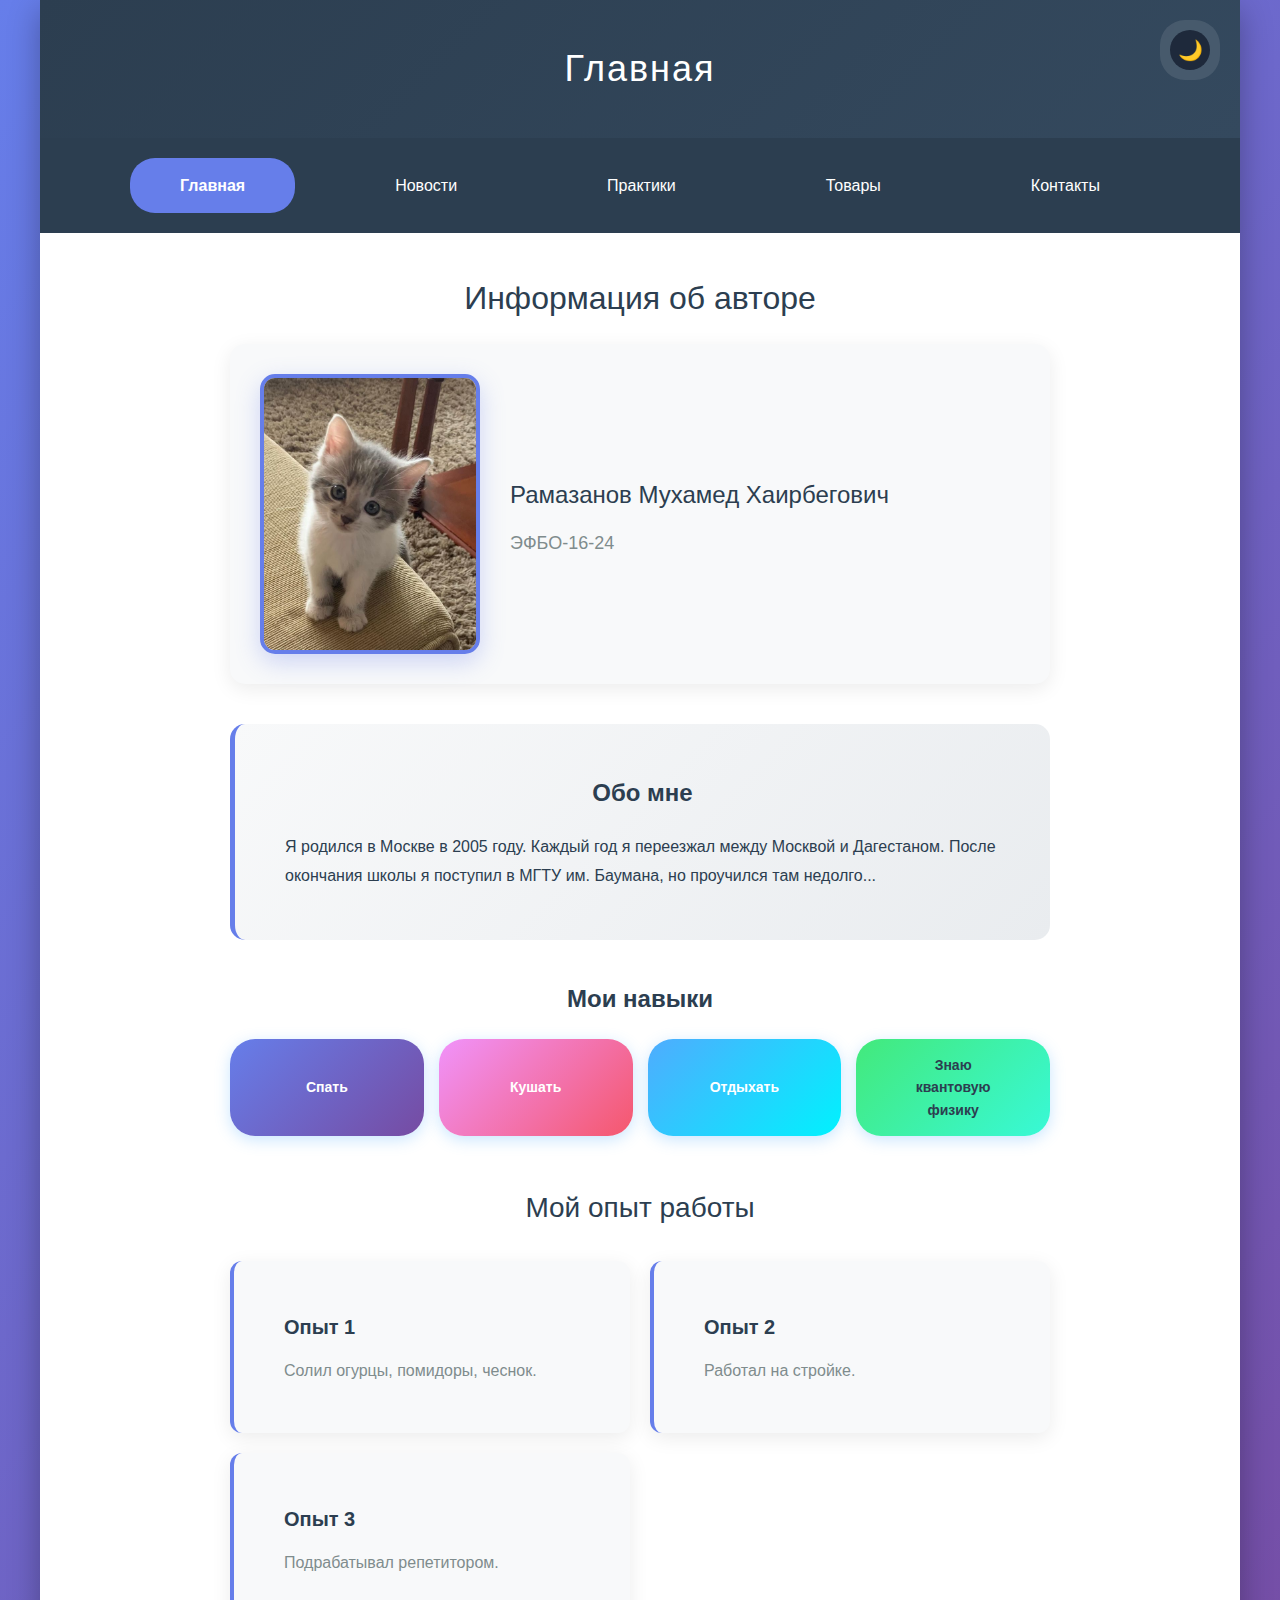
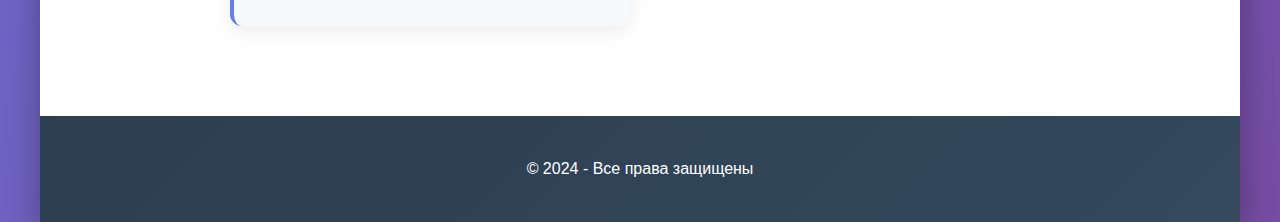
<file: index.html>
<!DOCTYPE html>
<html lang="ru">

<head>
    <meta charset="UTF-8">
    <meta name="viewport" content="width=device-width, initial-scale=1.0">
    <title>Главная</title>
    <link rel="stylesheet" href="style/styles.css">
</head>

<body>
    <div class="page">
        <header class="header">
            <h1 class="header__title">Главная</h1>
            <div class="theme-switcher">
                <button class="theme-switcher__btn theme-switcher__btn--light" data-theme="light">
                    ☀️
                </button>
                <button class="theme-switcher__btn theme-switcher__btn--dark" data-theme="dark">
                    🌙
                </button>
            </div>
        </header>

        <nav class="nav">
            <ul class="nav__list">
                <li class="nav__item nav__item--active">
                    <a class="nav__link" href="index.html">Главная</a>
                </li>
                <li class="nav__item">
                    <a class="nav__link" href="pages/news.html">Новости</a>
                </li>
                <li class="nav__item">
                    <a class="nav__link" href="pages/practices.html">Практики</a>
                </li>
                <li class="nav__item">
                    <a class="nav__link" href="pages/goods.html">Товары</a>
                </li>
                <li class="nav__item">
                    <a class="nav__link" href="pages/contacts.html">Контакты</a>
                </li>
            </ul>
        </nav>

        <main class="main">
            <article class="profile">
                <h1 class="profile__title">Информация об авторе</h1>
                <div class="profile__card">
                    <img class="profile__photo" src="images/cotik.jpg" alt="Фото автора">
                    <div class="profile__info">
                        <h2 class="profile__name">Рамазанов Мухамед Хаирбегович</h2>
                        <p class="profile__group">ЭФБО-16-24</p>
                    </div>
                </div>
            </article>

            <section class="about">
                <h2 class="about__title">Обо мне</h2>
                <div class="about__content">
                    <p class="about__text">
                        Я родился в Москве в 2005 году. Каждый год я переезжал между Москвой и Дагестаном.
                        После окончания школы я поступил в МГТУ им. Баумана, но проучился там недолго...
                    </p>
                </div>
            </section>

            <section class="skills">
                <h2 class="skills__title">Мои навыки</h2>
                <div class="skills__list">
                    <div class="skill skill--sleep">
                        <span class="skill__name">Спать</span>
                    </div>
                    <div class="skill skill--eat">
                        <span class="skill__name">Кушать</span>
                    </div>
                    <div class="skill skill--rest">
                        <span class="skill__name">Отдыхать</span>
                    </div>
                    <div class="skill skill--physics">
                        <span class="skill__name">Знаю квантовую физику</span>
                    </div>
                </div>
            </section>

            <section class="experience">
                <h2 class="experience__title">Мой опыт работы</h2>
                <div class="experience__grid">
                    <article class="experience-card">
                        <h3 class="experience-card__title">Опыт 1</h3>
                        <p class="experience-card__desc">Солил огурцы, помидоры, чеснок.</p>
                    </article>
                    <article class="experience-card">
                        <h3 class="experience-card__title">Опыт 2</h3>
                        <p class="experience-card__desc">Работал на стройке.</p>
                    </article>
                    <article class="experience-card">
                        <h3 class="experience-card__title">Опыт 3</h3>
                        <p class="experience-card__desc">Подрабатывал репетитором.</p>
                    </article>
                </div>
            </section>
        </main>

        <footer class="footer">
            <p class="footer__text">© 2024 - Все права защищены</p>
        </footer>
    </div>
    <script src="js/theme.js"></script>
</body>

</html>
</file>
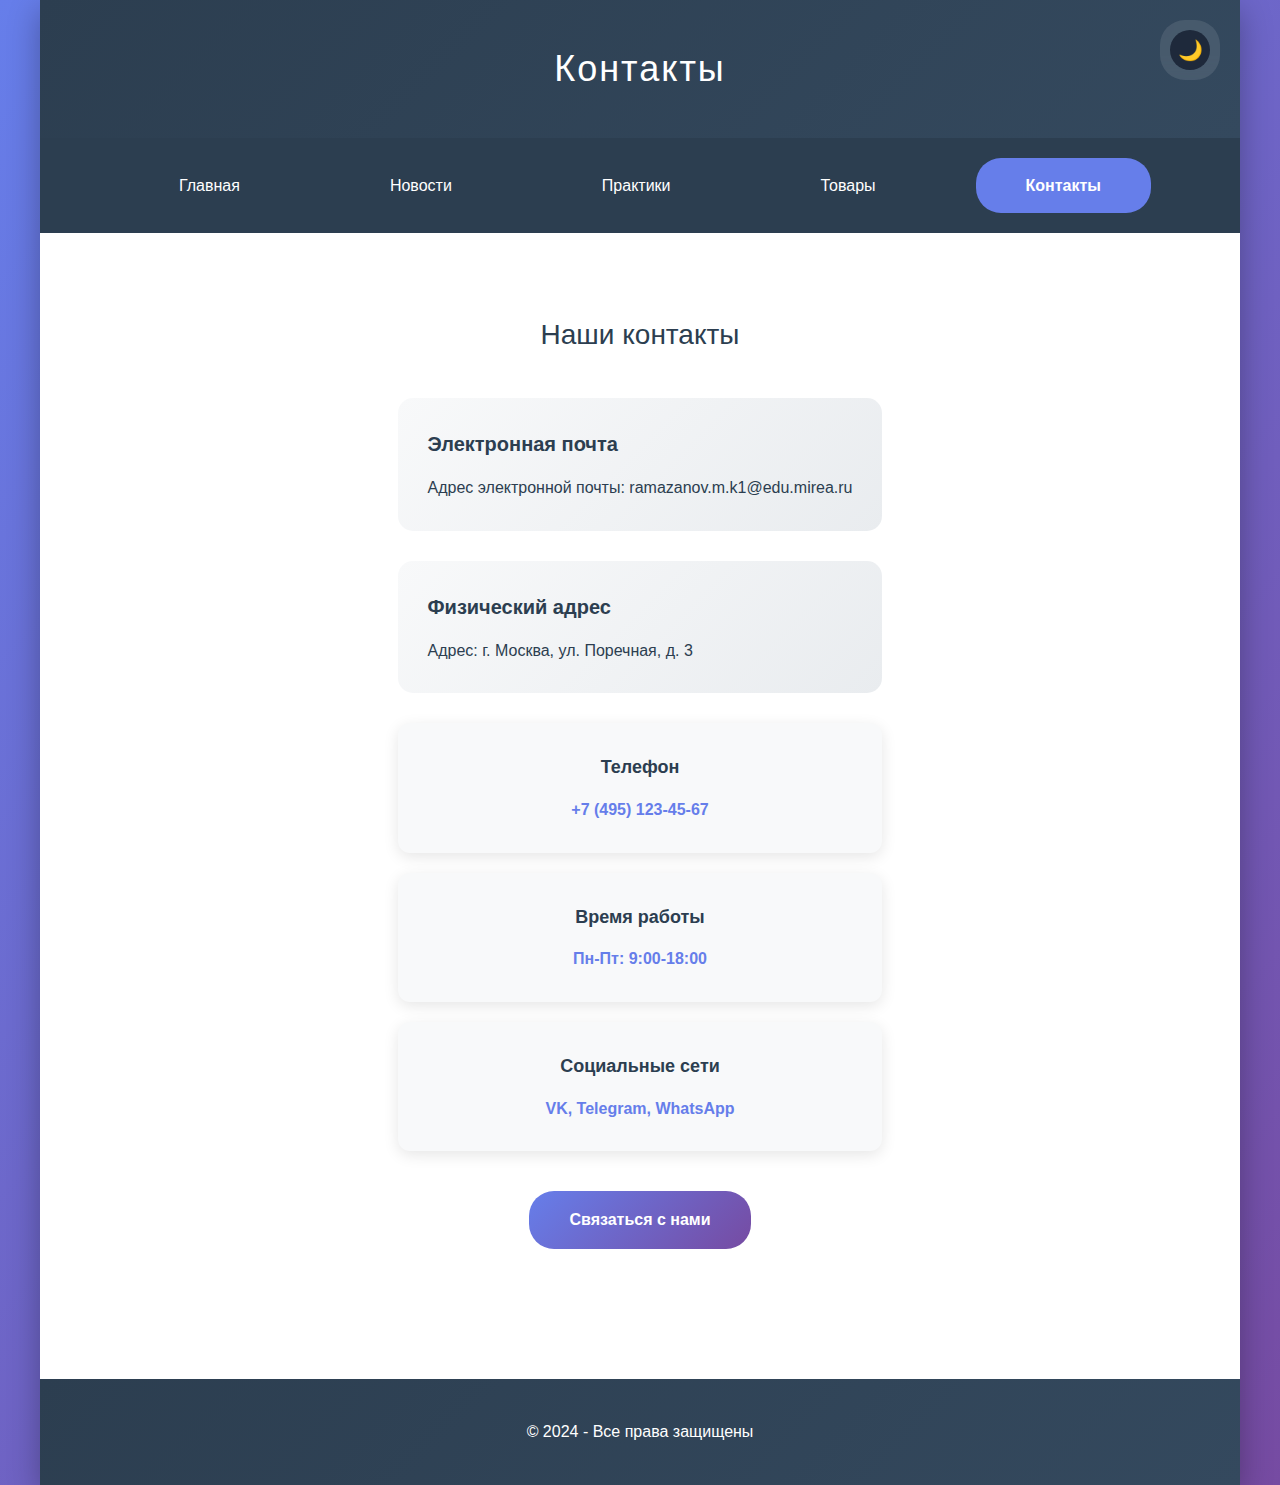
<file: pages/contacts.html>
<!DOCTYPE html>
<html lang="ru">

<head>
    <meta charset="UTF-8">
    <meta name="viewport" content="width=device-width, initial-scale=1.0">
    <title>Контакты</title>
    <link rel="stylesheet" href="../style/styles.css">
</head>

<body>
    <div class="page">
        <header class="header">
            <h1 class="header__title">Контакты</h1>
            <div class="theme-switcher">
                <button class="theme-switcher__btn theme-switcher__btn--light" data-theme="light">
                    ☀️
                </button>
                <button class="theme-switcher__btn theme-switcher__btn--dark" data-theme="dark">
                    🌙
                </button>
            </div>
        </header>

        <nav class="nav">
            <ul class="nav__list">
                <li class="nav__item">
                    <a class="nav__link" href="../index.html">Главная</a>
                </li>
                <li class="nav__item">
                    <a class="nav__link" href="news.html">Новости</a>
                </li>
                <li class="nav__item">
                    <a class="nav__link" href="practices.html">Практики</a>
                </li>
                <li class="nav__item">
                    <a class="nav__link" href="goods.html">Товары</a>
                </li>
                <li class="nav__item nav__item--active">
                    <a class="nav__link" href="contacts.html">Контакты</a>
                </li>
            </ul>
        </nav>

        <main class="main">
            <section class="contacts">
                <h2 class="contacts__title">Наши контакты</h2>

                <article class="contact-info">
                    <h3 class="contact-info__title">Электронная почта</h3>
                    <p class="contact-info__text">Адрес электронной почты: ramazanov.m.k1@edu.mirea.ru</p>
                </article>

                <article class="contact-info">
                    <h3 class="contact-info__title">Физический адрес</h3>
                    <p class="contact-info__text">Адрес: г. Москва, ул. Поречная, д. 3</p>
                </article>

                <div class="contacts__grid">
                    <div class="contact-card">
                        <h3 class="contact-card__title">Телефон</h3>
                        <p class="contact-card__value">+7 (495) 123-45-67</p>
                    </div>
                    <div class="contact-card">
                        <h3 class="contact-card__title">Время работы</h3>
                        <p class="contact-card__value">Пн-Пт: 9:00-18:00</p>
                    </div>
                    <div class="contact-card">
                        <h3 class="contact-card__title">Социальные сети</h3>
                        <p class="contact-card__value">VK, Telegram, WhatsApp</p>
                    </div>
                </div>

                <div class="contacts__actions">
                    <button class="button button--primary" id="openModalBtn">Связаться с нами</button>
                </div>
            </section>
        </main>

        <footer class="footer">
            <p class="footer__text">© 2024 - Все права защищены</p>
        </footer>

        <!-- Модальное окно для формы обратной связи -->
        <dialog id="contactModal" class="modal">
            <div class="modal__header">
                <h2 class="modal__title">Форма обратной связи</h2>
            </div>

            <div class="modal__content">
                <form id="feedbackForm" method="dialog" class="form">
                    <div class="form__group">
                        <label for="name" class="form__label">Имя <span class="form__required">*</span></label>
                        <input type="text" id="name" name="name" required placeholder="Введите ваше имя"
                            class="form__input">
                    </div>

                    <div class="form__group">
                        <label for="phone" class="form__label">Телефон <span class="form__required">*</span></label>
                        <input type="tel" id="phone" name="phone" required placeholder="+7 (XXX) XXX-XX-XX"
                            class="form__input">
                    </div>

                    <div class="form__group">
                        <label for="email" class="form__label">Электронная почта <span
                                class="form__required">*</span></label>
                        <input type="email" id="email" name="email" required placeholder="example@mail.ru"
                            class="form__input">
                    </div>

                    <div class="form__group">
                        <label for="category" class="form__label">Категория обращения <span
                                class="form__required">*</span></label>
                        <select id="category" name="category" required class="form__select">
                            <option value="">Выберите категорию</option>
                            <option value="technical">Техническая поддержка</option>
                            <option value="commercial">Коммерческое предложение</option>
                            <option value="cooperation">Сотрудничество</option>
                            <option value="complaint">Жалоба</option>
                            <option value="suggestion">Предложение</option>
                            <option value="other">Другое</option>
                        </select>
                    </div>

                    <div class="form__group">
                        <label for="message" class="form__label">Текст обращения <span
                                class="form__required">*</span></label>
                        <textarea id="message" name="message" required placeholder="Опишите вашу проблему или вопрос..."
                            class="form__textarea"></textarea>
                    </div>

                    <div class="form__actions">
                        <button type="submit" class="button button--secondary">Отмена</button>
                        <button type="button" class="button button--primary" id="submitFormBtn">Отправить</button>
                    </div>
                </form>
            </div>
        </dialog>
    </div>
    <script src="../js/theme.js"></script>
    <script src="../js/modal.js"></script>
    
</body>

</html>
</file>
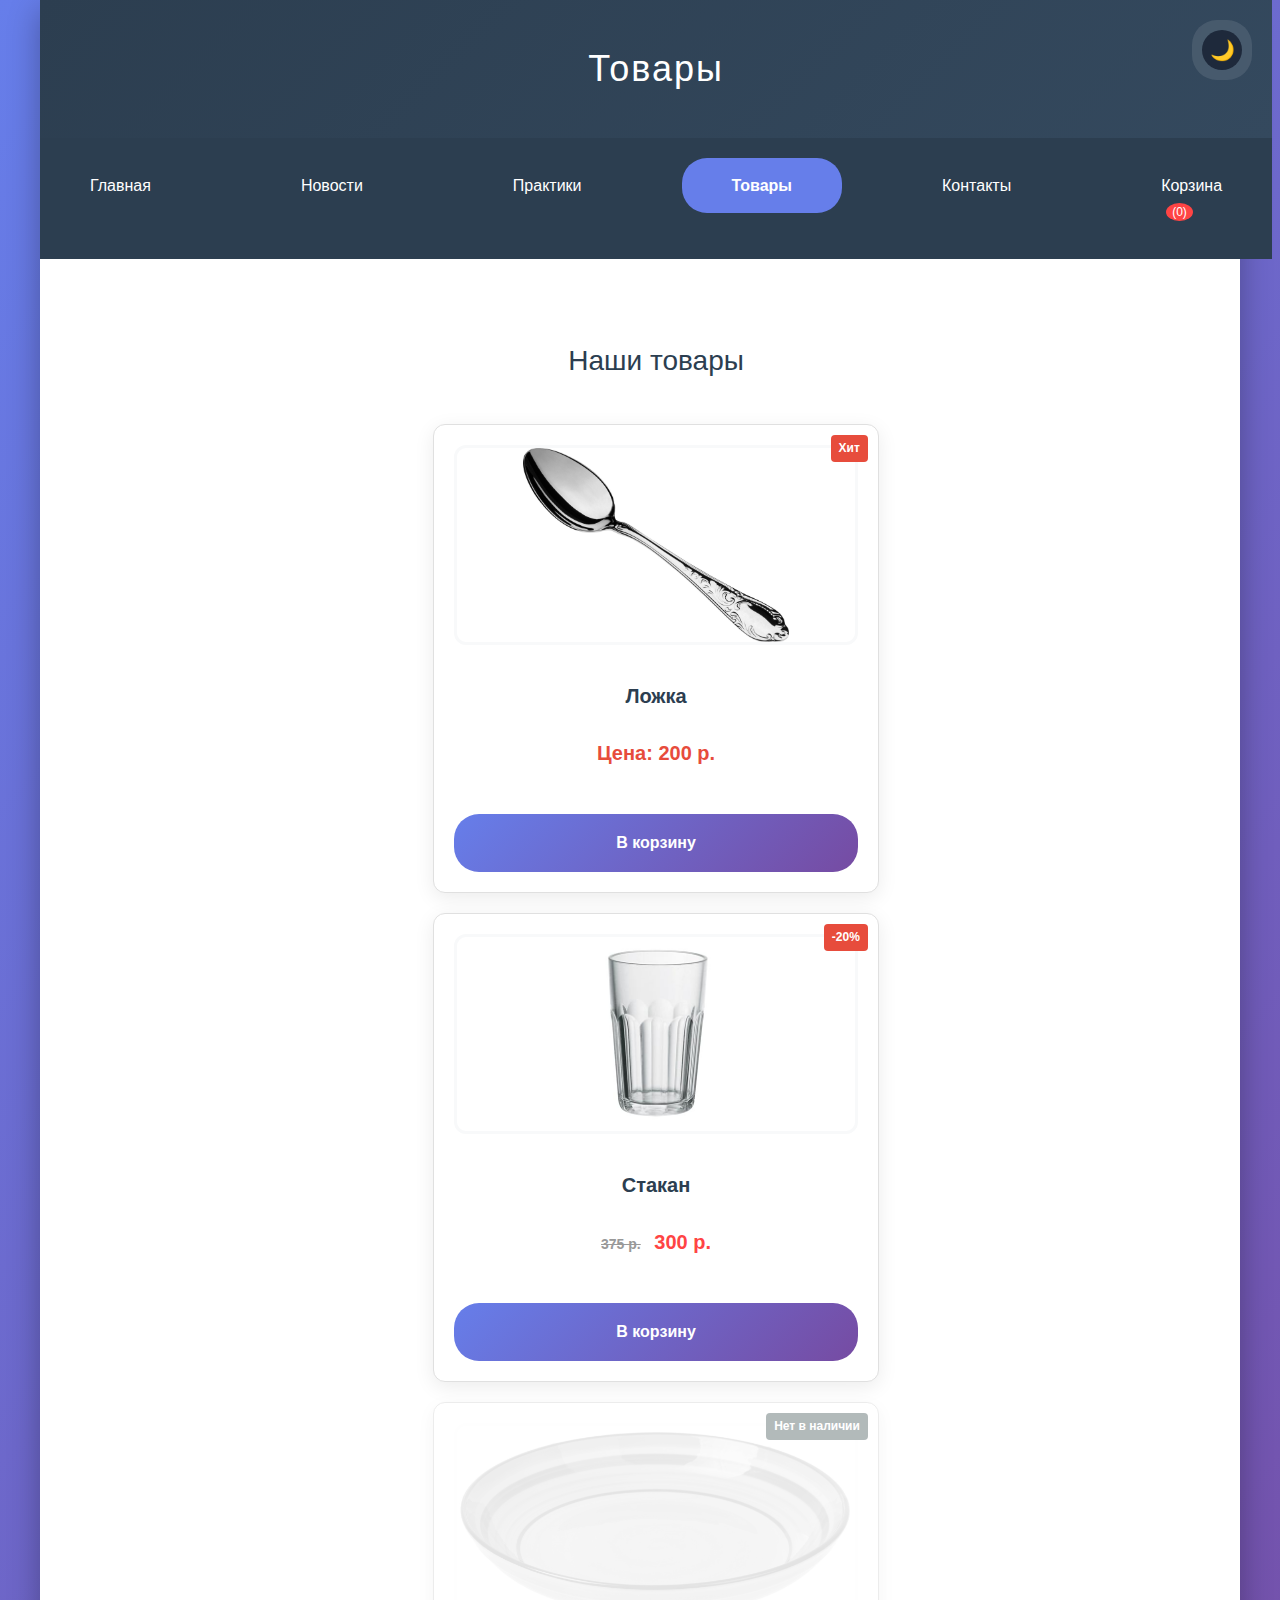
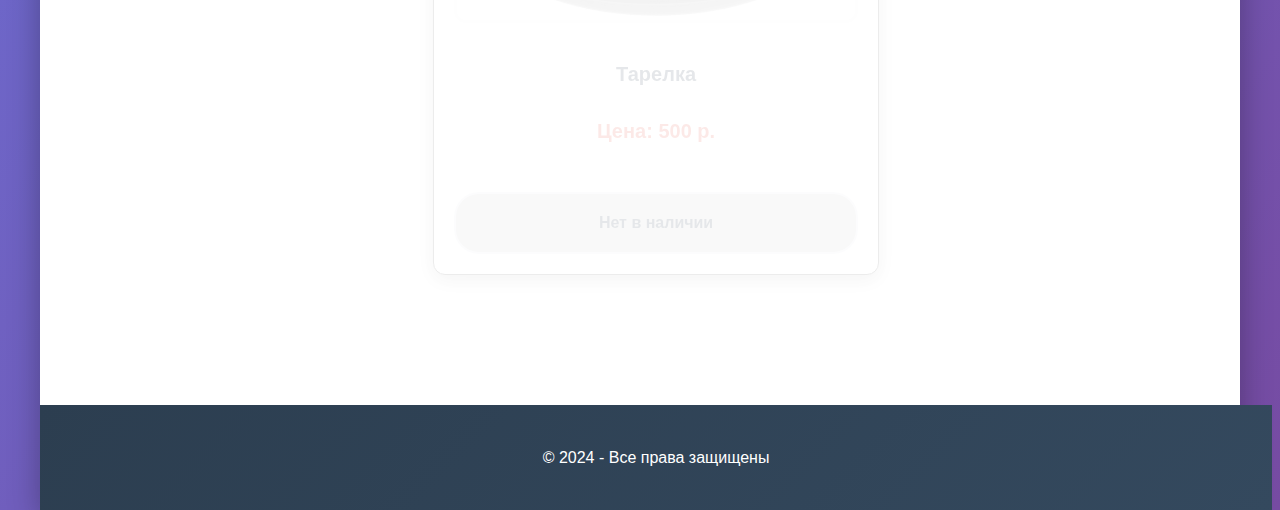
<file: pages/goods.html>
<!DOCTYPE html>
<html lang="ru">

<head>
    <meta charset="UTF-8">
    <meta name="viewport" content="width=device-width, initial-scale=1.0">
    <title>Товары</title>
    <link rel="stylesheet" href="../style/styles.css">
</head>

<body>
    <div class="page">
        <header class="header">
            <h1 class="header__title">Товары</h1>
            <div class="theme-switcher">
                <button class="theme-switcher__btn theme-switcher__btn--light" data-theme="light">
                    ☀️
                </button>
                <button class="theme-switcher__btn theme-switcher__btn--dark" data-theme="dark">
                    🌙
                </button>
            </div>
        </header>

        <nav class="nav">
            <ul class="nav__list">
                
                <li class="nav__item">
                    <a class="nav__link" href="../index.html">Главная</a>
                </li>
                <li class="nav__item">
                    <a class="nav__link" href="news.html">Новости</a>
                </li>
                <li class="nav__item">
                    <a class="nav__link" href="practices.html">Практики</a>
                </li>
                <li class="nav__item nav__item--active">
                    <a class="nav__link" href="goods.html">Товары</a>
                </li>
                <li class="nav__item">
                    <a class="nav__link" href="contacts.html">Контакты</a>
                </li>
                <li class="nav__item">
                    <a class="nav__link" href="cart.html">
                        Корзина <span class="nav__cart-counter">(0)</span>
                    </a>
                </li>
            </ul>
        </nav>

        <main class="main">
            <section class="products">
                <h2 class="products__title">Наши товары</h2>
                <div class="products__grid">
                    <article class="product-card product-card--discount">
                        <div class="product-card__badge">Хит</div>
                        <img class="product-card__image" src="../images/lojka.jpg" alt="Ложка">
                        <h3 class="product-card__name">Ложка</h3>
                        <p class="product-card__price">Цена: 200 р.</p>
                        <div class="product-card__actions">
                            <button class="button button--primary product-card__btn">В корзину</button>
                        </div>
                    </article>

                    <article class="product-card product-card--discount">
                        <div class="product-card__badge">-20%</div>
                        <img class="product-card__image" src="../images/stakan.jpeg" alt="Стакан">
                        <h3 class="product-card__name">Стакан</h3>
                        <p class="product-card__price">
                            <span class="product-card__price-old">375 р.</span>
                            <span class="product-card__price-new">300 р.</span>
                        </p>
                        <div class="product-card__actions">
                            <button class="button button--primary product-card__btn">В корзину</button>
                        </div>
                    </article>

                    <article class="product-card product-card--out-of-stock">
                        <div class="product-card__badge">Нет в наличии</div>
                        <img class="product-card__image" src="../images/tarelka.jpeg" alt="Тарелка">
                        <h3 class="product-card__name">Тарелка</h3>
                        <p class="product-card__price">Цена: 500 р.</p>
                        <div class="product-card__actions">
                            <button class="button button--secondary product-card__btn" disabled>Нет в наличии</button>
                        </div>
                    </article>
                </div>
            </section>
        </main>

        <footer class="footer">
            <p class="footer__text">© 2024 - Все права защищены</p>
        </footer>
    </div>
    <script src="../js/theme.js"></script>
    <script src="../js/products.js"></script>
</body>

</html>
</file>
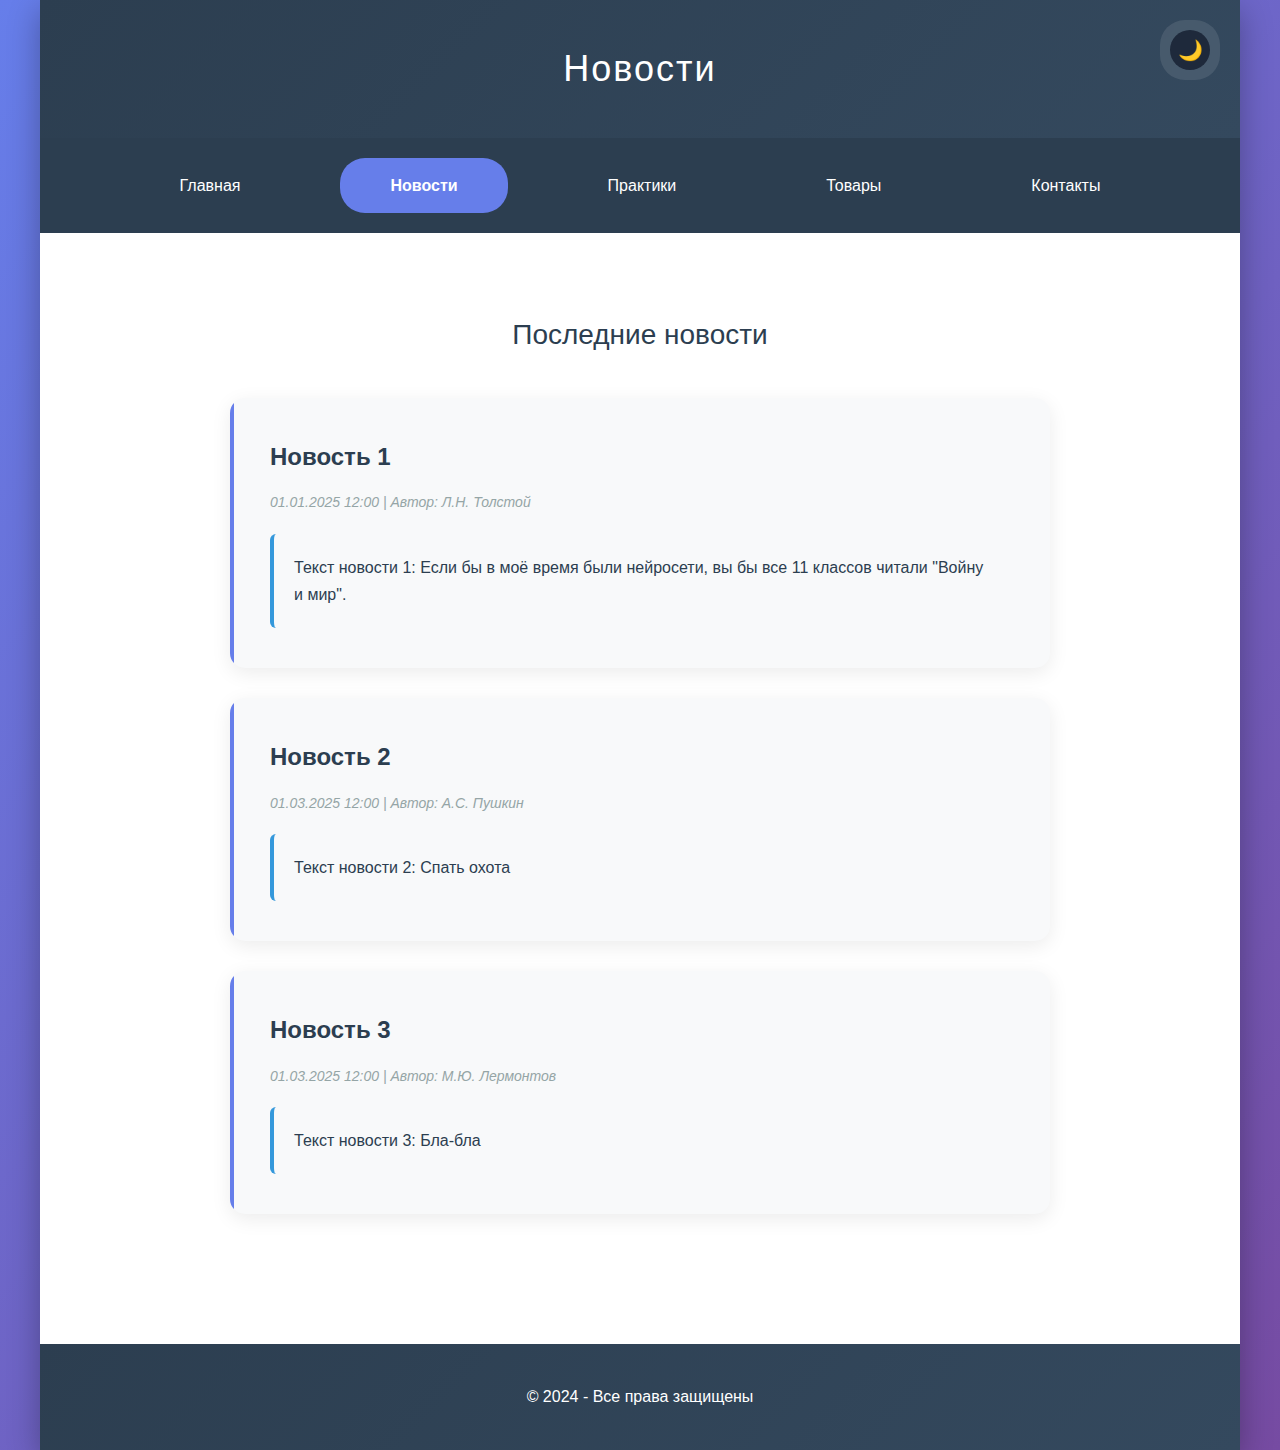
<file: pages/news.html>
<!DOCTYPE html>
<html lang="ru">

<head>
    <meta charset="UTF-8">
    <meta name="viewport" content="width=device-width, initial-scale=1.0">
    <title>Новости</title>
    <link rel="stylesheet" href="../style/styles.css">
</head>

<body>
    <div class="page">
        <header class="header">
            <h1 class="header__title">Новости</h1>
            <div class="theme-switcher">
                <button class="theme-switcher__btn theme-switcher__btn--light" data-theme="light">
                    ☀️
                </button>
                <button class="theme-switcher__btn theme-switcher__btn--dark" data-theme="dark">
                    🌙
                </button>
            </div>
        </header>

        <nav class="nav">
            <ul class="nav__list">
                <li class="nav__item">
                    <a class="nav__link" href="../index.html">Главная</a>
                </li>
                <li class="nav__item nav__item--active">
                    <a class="nav__link" href="news.html">Новости</a>
                </li>
                <li class="nav__item">
                    <a class="nav__link" href="practices.html">Практики</a>
                </li>
                <li class="nav__item">
                    <a class="nav__link" href="goods.html">Товары</a>
                </li>
                <li class="nav__item">
                    <a class="nav__link" href="contacts.html">Контакты</a>
                </li>
            </ul>
        </nav>

        <main class="main">
            <section class="news">
                <h2 class="news__title">Последние новости</h2>
                <div class="news__list">
                    <article class="news-item">
                        <h3 class="news-item__title">Новость 1</h3>
                        <p class="news-item__meta">01.01.2025 12:00 | Автор: Л.Н. Толстой</p>
                        <div class="news-item__content">
                            <p class="news-item__text">Текст новости 1: Если бы в моё время были нейросети, вы бы все 11
                                классов читали "Войну и мир".</p>
                        </div>
                    </article>

                    <article class="news-item">
                        <h3 class="news-item__title">Новость 2</h3>
                        <p class="news-item__meta">01.03.2025 12:00 | Автор: А.С. Пушкин</p>
                        <div class="news-item__content">
                            <p class="news-item__text">Текст новости 2: Спать охота</p>
                        </div>
                    </article>

                    <article class="news-item">
                        <h3 class="news-item__title">Новость 3</h3>
                        <p class="news-item__meta">01.03.2025 12:00 | Автор: М.Ю. Лермонтов</p>
                        <div class="news-item__content">
                            <p class="news-item__text">Текст новости 3: Бла-бла</p>
                        </div>
                    </article>
                </div>
            </section>
        </main>

        <footer class="footer">
            <p class="footer__text">© 2024 - Все права защищены</p>
        </footer>
    </div>
    <script src="../js/theme.js"></script>
</body>

</html>
</file>
<file: style/styles.css>
/* ===== CSS ПЕРЕМЕННЫЕ ДЛЯ СВЕТЛОЙ ТЕМЫ ===== */
:root {
    /* Цвета светлой темы */
    --color-primary: #667eea;
    --color-primary-dark: #764ba2;
    --color-secondary: #2c3e50;
    --color-secondary-dark: #34495e;
    --color-accent: #3498db;
    --color-danger: #e74c3c;
    --color-success: #2ecc71;
    --color-text: #2c3e50;
    --color-text-light: #7f8c8d;
    --color-text-lighter: #95a5a6;
    --color-white: #ffffff;
    --color-light: #f8f9fa;
    --color-lighter: #e9ecef;
    --color-border: #e0e0e0;
    --color-bg: #ffffff;
    --color-surface: #f8f9fa;
    
    /* Градиенты */
    --gradient-primary: linear-gradient(135deg, var(--color-primary) 0%, var(--color-primary-dark) 100%);
    --gradient-secondary: linear-gradient(135deg, var(--color-secondary) 0%, var(--color-secondary-dark) 100%);
    --gradient-light: linear-gradient(135deg, var(--color-light) 0%, var(--color-lighter) 100%);
    --gradient-skill: linear-gradient(135deg, #4facfe 0%, #00f2fe 100%);
    
    /* Тени */
    --shadow-sm: 0 2px 5px rgba(0, 0, 0, 0.1);
    --shadow-md: 0 4px 15px rgba(0, 0, 0, 0.1);
    --shadow-lg: 0 5px 20px rgba(0, 0, 0, 0.08);
    --shadow-xl: 0 8px 25px rgba(0, 0, 0, 0.15);
    --shadow-xxl: 0 10px 30px rgba(0, 0, 0, 0.3);
    
    /* Размеры */
    --spacing-xs: 10px;
    --spacing-sm: 15px;
    --spacing-md: 20px;
    --spacing-lg: 30px;
    --spacing-xl: 40px;
    --spacing-xxl: 50px;
    
    /* Радиусы */
    --radius-sm: 6px;
    --radius-md: 8px;
    --radius-lg: 12px;
    --radius-xl: 15px;
    --radius-xxl: 25px;
    
    /* Шрифты */
    --font-size-xs: 12px;
    --font-size-sm: 14px;
    --font-size-base: 16px;
    --font-size-md: 18px;
    --font-size-lg: 20px;
    --font-size-xl: 24px;
    --font-size-xxl: 28px;
    --font-size-xxxl: 32px;
    --font-size-hero: 36px;
    
    /* Анимации */
    --transition-fast: 0.2s ease;
    --transition-normal: 0.3s ease;
    --transition-slow: 0.5s ease;
}

/* ===== CSS ПЕРЕМЕННЫЕ ДЛЯ ТЕМНОЙ ТЕМЫ ===== */
[data-theme="dark"] {
    --color-primary: #8b5cf6;
    --color-primary-dark: #7c3aed;
    --color-secondary: #1e293b;
    --color-secondary-dark: #0f172a;
    --color-accent: #3b82f6;
    --color-danger: #ef4444;
    --color-success: #10b981;
    --color-text: #f1f5f9;
    --color-text-light: #cbd5e1;
    --color-text-lighter: #94a3b8;
    --color-white: #0f172a;
    --color-light: #1e293b;
    --color-lighter: #334155;
    --color-border: #475569;
    --color-bg: #0f172a;
    --color-surface: #1e293b;
    
    /* Обновляем градиенты для темной темы */
    --gradient-primary: linear-gradient(135deg, var(--color-primary) 0%, var(--color-primary-dark) 100%);
    --gradient-secondary: linear-gradient(135deg, var(--color-secondary) 0%, var(--color-secondary-dark) 100%);
    --gradient-light: linear-gradient(135deg, var(--color-light) 0%, var(--color-lighter) 100%);
}

/* Обновляем фон body для темной темы */
[data-theme="dark"] body {
    background: var(--gradient-secondary);
}

/* ===== БАЗОВЫЕ СТИЛИ ===== */
* {
    margin: 0;
    padding: 0;
    box-sizing: border-box;
}

body {
    font-family: 'Segoe UI', Tahoma, Geneva, Verdana, sans-serif;
    margin: 0;
    padding: 0;
    background: var(--gradient-primary);
    min-height: 100vh;
    line-height: 1.6;
    color: var(--color-text);
    transition: background var(--transition-slow), color var(--transition-slow);
}

/* ===== БЛОК PAGE ===== */
.page {
    max-width: 1200px;
    margin: 0 auto;
    background: var(--color-bg);
    min-height: 100vh;
    box-shadow: var(--shadow-xxl);
    display: grid;
    grid-template-rows: auto auto 1fr auto;
    grid-template-areas:
        "header"
        "nav"
        "main"
        "footer";
    transition: background var(--transition-slow);
}

/* ===== БЛОК HEADER ===== */
.header {
    background: var(--gradient-secondary);
    color: var(--color-white);
    text-align: center;
    padding: var(--spacing-xl);
    font-size: var(--font-size-xxl);
    font-weight: 300;
    letter-spacing: 2px;
    grid-area: header;
    position: relative;
    transition: background var(--transition-slow);
}

.header__title {
    margin: 0;
    font-size: var(--font-size-hero);
    font-weight: 300;
}

/* ===== БЛОК THEME-SWITCHER ===== */
.theme-switcher {
    position: absolute;
    top: var(--spacing-md);
    right: var(--spacing-md);
    display: flex;
    gap: var(--spacing-xs);
    background: rgba(255, 255, 255, 0.1);
    padding: var(--spacing-xs);
    border-radius: var(--radius-xxl);
    backdrop-filter: blur(10px);
}

.theme-switcher__btn {
    background: none;
    border: none;
    padding: var(--spacing-sm);
    border-radius: 50%;
    cursor: pointer;
    transition: all var(--transition-normal);
    font-size: var(--font-size-lg);
    display: flex;
    align-items: center;
    justify-content: center;
    width: 40px;
    height: 40px;
}

.theme-switcher__btn:hover {
    background: rgba(255, 255, 255, 0.2);
    transform: scale(1.1);
}

.theme-switcher__btn--light {
    background: var(--color-white);
    color: var(--color-text);
}

.theme-switcher__btn--dark {
    background: var(--color-secondary);
    color: var(--color-white);
}

/* Скрываем активную кнопку темы */
[data-theme="light"] .theme-switcher__btn--light,
[data-theme="dark"] .theme-switcher__btn--dark {
    display: none;
}

/* ===== БЛОК NAV ===== */
.nav {
    background: var(--color-secondary);
    padding: var(--spacing-md) 0;
    grid-area: nav;
    transition: background var(--transition-slow);
}

.nav__list {
    list-style: none;
    margin: 0;
    padding: 0;
    display: flex;
    justify-content: center;
    gap: var(--spacing-xxl);
}

.nav__item {
    margin: 0;
}

.nav__link {
    color: var(--color-white);
    text-decoration: none;
    padding: var(--spacing-sm) var(--spacing-xxl);
    border-radius: var(--radius-xxl);
    transition: all var(--transition-normal);
    font-weight: 500;
    display: block;
}

.nav__link:hover {
    background: rgba(255, 255, 255, 0.1);
    transform: translateY(-2px);
}

.nav__item--active .nav__link {
    background: var(--color-primary);
    font-weight: 600;
}

/* ===== БЛОК MAIN ===== */
.main {
    padding: var(--spacing-xl);
    max-width: 900px;
    margin: 0 auto;
    grid-area: main;
    background: var(--color-bg);
    transition: background var(--transition-slow);
}

/* ===== БЛОК PROFILE ===== */
.profile {
    text-align: center;
    margin-bottom: var(--spacing-xl);
}

.profile__title {
    font-size: var(--font-size-xxxl);
    color: var(--color-text);
    margin-bottom: var(--spacing-sm);
    font-weight: 300;
}

.profile__card {
    display: flex;
    align-items: center;
    gap: var(--spacing-lg);
    background: var(--color-surface);
    padding: var(--spacing-lg);
    border-radius: var(--radius-xl);
    box-shadow: var(--shadow-lg);
    margin-top: var(--spacing-md);
    transition: background var(--transition-slow);
}

.profile__photo {
    width: 220px;
    height: 280px;
    border-radius: var(--radius-xl);
    object-fit: cover;
    border: 4px solid var(--color-primary);
    box-shadow: 0 8px 25px rgba(102, 126, 234, 0.3);
}

.profile__info {
    text-align: left;
    flex: 1;
}

.profile__name {
    font-size: var(--font-size-xl);
    color: var(--color-text);
    margin: var(--spacing-sm) 0;
    font-weight: 500;
}

.profile__group {
    font-size: var(--font-size-md);
    color: var(--color-text-light);
    margin: var(--spacing-xs) 0;
}

/* ===== БЛОК ABOUT ===== */
.about {
    background: var(--gradient-light);
    padding: var(--spacing-xxl);
    border-radius: var(--radius-xl);
    margin: var(--spacing-lg) 0;
    border-left: 5px solid var(--color-primary);
    transition: background var(--transition-slow);
}

.about__title {
    color: var(--color-text);
    margin-top: 0;
    font-size: var(--font-size-xl);
    text-align: center;
    margin-bottom: var(--spacing-md);
}

.about__text {
    font-size: var(--font-size-base);
    line-height: 1.8;
    margin: 0;
}

/* ===== БЛОК SKILLS ===== */
.skills {
    margin: var(--spacing-xl) 0;
}

.skills__title {
    color: var(--color-text);
    font-size: var(--font-size-xl);
    margin-bottom: var(--spacing-md);
    text-align: center;
}

.skills__list {
    display: grid;
    grid-template-columns: repeat(auto-fit, minmax(150px, 1fr));
    gap: var(--spacing-sm);
    margin: var(--spacing-md) 0;
}

.skill {
    background: var(--gradient-skill);
    color: var(--color-white);
    padding: var(--spacing-sm) var(--spacing-xxl);
    border-radius: var(--radius-xxl);
    font-weight: 600;
    font-size: var(--font-size-sm);
    box-shadow: 0 4px 15px rgba(79, 172, 254, 0.3);
    transition: all var(--transition-normal);
    text-align: center;
    cursor: pointer;
    display: flex;
    align-items: center;
    justify-content: center;
    min-height: 60px;
}

.skill:hover {
    transform: translateY(-3px);
    box-shadow: 0 6px 20px rgba(79, 172, 254, 0.4);
}

.skill--sleep { background: linear-gradient(135deg, #667eea 0%, #764ba2 100%); }
.skill--eat { background: linear-gradient(135deg, #f093fb 0%, #f5576c 100%); }
.skill--rest { background: linear-gradient(135deg, #4facfe 0%, #00f2fe 100%); }
.skill--physics { 
    background: linear-gradient(135deg, #43e97b 0%, #38f9d7 100%); 
    color: var(--color-text);
}

/* ===== БЛОК EXPERIENCE ===== */
.experience {
    margin-top: var(--spacing-xxl);
}

.experience__title {
    font-size: var(--font-size-xxl);
    color: var(--color-text);
    text-align: center;
    margin-bottom: var(--spacing-lg);
    font-weight: 300;
}

.experience__grid {
    display: grid;
    grid-template-columns: repeat(auto-fit, minmax(300px, 1fr));
    gap: var(--spacing-md);
}

.experience-card {
    background: var(--color-surface);
    padding: var(--spacing-xxl);
    border-radius: var(--radius-lg);
    box-shadow: var(--shadow-lg);
    border-left: 4px solid var(--color-primary);
    transition: all var(--transition-normal);
}

.experience-card:hover {
    transform: translateY(-5px);
}

.experience-card__title {
    font-size: var(--font-size-lg);
    color: var(--color-text);
    margin: 0 0 var(--spacing-sm) 0;
    font-weight: 600;
}

.experience-card__desc {
    color: var(--color-text-light);
    line-height: 1.6;
    margin: 0;
}

/* ===== БЛОК PRODUCTS ===== */
.products {
    padding: var(--spacing-xl) 0;
}

.products__title {
    font-size: var(--font-size-xxl);
    color: var(--color-text);
    text-align: center;
    margin-bottom: var(--spacing-xl);
    font-weight: 300;
}

.products__grid {
    display: grid;
    grid-template-columns: repeat(auto-fit, minmax(280px, 1fr));
    gap: var(--spacing-lg);
    margin-top: var(--spacing-lg);
}

.product-card {
    background: var(--color-surface);
    padding: var(--spacing-lg);
    border-radius: var(--radius-xl);
    text-align: center;
    box-shadow: var(--shadow-lg);
    transition: all var(--transition-normal);
    display: flex;
    flex-direction: column;
    align-items: center;
    justify-content: space-between;
    min-height: 400px;
    border: 2px solid transparent;
}

.product-card:hover {
    transform: translateY(-5px);
    box-shadow: var(--shadow-xl);
    border-color: var(--color-primary);
}

.product-card__image {
    width: 100%;
    height: 200px;
    border-radius: var(--radius-lg);
    object-fit: contain;
    margin-bottom: var(--spacing-md);
    border: 3px solid var(--color-light);
}

.product-card__name {
    font-size: var(--font-size-lg);
    color: var(--color-text);
    margin: var(--spacing-sm) 0;
    font-weight: 600;
    flex-grow: 1;
    display: flex;
    align-items: center;
}

.product-card__price {
    font-size: var(--font-size-lg);
    color: var(--color-danger);
    font-weight: 700;
    margin: var(--spacing-xs) 0;
}

/* ===== БЛОК NEWS ===== */
.news {
    padding: var(--spacing-xl) 0;
}

.news__title {
    font-size: var(--font-size-xxl);
    color: var(--color-text);
    text-align: center;
    margin-bottom: var(--spacing-xl);
    font-weight: 300;
}

.news__list {
    display: grid;
    gap: var(--spacing-lg);
    margin-top: var(--spacing-lg);
}

.news-item {
    background: var(--color-surface);
    padding: var(--spacing-xl);
    border-radius: var(--radius-xl);
    box-shadow: var(--shadow-lg);
    transition: all var(--transition-normal);
    position: relative;
    overflow: hidden;
}

.news-item:hover {
    transform: translateY(-5px);
    box-shadow: var(--shadow-xl);
}

.news-item::before {
    content: '';
    position: absolute;
    top: 0;
    left: 0;
    width: 4px;
    height: 100%;
    background: var(--color-primary);
}

.news-item__title {
    font-size: var(--font-size-xl);
    color: var(--color-text);
    margin: 0 0 var(--spacing-sm) 0;
    font-weight: 600;
}

.news-item__meta {
    color: var(--color-text-lighter);
    font-size: var(--font-size-sm);
    margin: 0 0 var(--spacing-md) 0;
    font-style: italic;
}

.news-item__content {
    background: var(--color-light);
    padding: var(--spacing-md);
    border-radius: var(--radius-sm);
    border-left: 4px solid var(--color-accent);
}

.news-item__text {
    color: var(--color-text);
    line-height: 1.7;
    margin: 0;
    font-size: var(--font-size-base);
}

/* ===== БЛОК CONTACTS ===== */
.contacts {
    padding: var(--spacing-xl) 0;
    text-align: center;
}

.contacts__title {
    font-size: var(--font-size-xxl);
    color: var(--color-text);
    margin-bottom: var(--spacing-xl);
    font-weight: 300;
}

.contacts__grid {
    display: grid;
    grid-template-columns: repeat(auto-fit, minmax(250px, 1fr));
    gap: var(--spacing-md);
    margin: var(--spacing-lg) 0;
}

.contacts__actions {
    margin-top: var(--spacing-xl);
}

.contact-info {
    background: var(--gradient-light);
    padding: var(--spacing-lg);
    margin: var(--spacing-lg) 0;
    border-radius: var(--radius-xl);
    text-align: left;
}

.contact-info__title {
    color: var(--color-text);
    margin-bottom: var(--spacing-sm);
    font-size: var(--font-size-lg);
    font-weight: 600;
}

.contact-info__text {
    color: var(--color-text);
    font-size: var(--font-size-base);
    margin: 0;
    line-height: 1.6;
}

.contact-card {
    background: var(--color-surface);
    padding: var(--spacing-lg);
    border-radius: var(--radius-lg);
    box-shadow: var(--shadow-md);
    text-align: center;
    transition: all var(--transition-normal);
}

.contact-card:hover {
    transform: translateY(-3px);
    box-shadow: var(--shadow-lg);
}

.contact-card__title {
    color: var(--color-text);
    margin-bottom: var(--spacing-sm);
    font-size: var(--font-size-md);
    font-weight: 600;
}

.contact-card__value {
    color: var(--color-primary);
    font-weight: 600;
    margin: 0;
    font-size: var(--font-size-base);
}

/* ===== БЛОК BUTTON ===== */
.button {
    padding: var(--spacing-md) var(--spacing-xl);
    border: none;
    border-radius: var(--radius-xxl);
    cursor: pointer;
    font-size: var(--font-size-base);
    transition: all var(--transition-normal);
    font-weight: 600;
    text-decoration: none;
    display: inline-block;
    text-align: center;
}

.button--primary {
    background: var(--gradient-primary);
    color: var(--color-white);
}

.button--primary:hover {
    transform: translateY(-2px);
    box-shadow: 0 8px 25px rgba(102, 126, 234, 0.4);
}

.button--secondary {
    background: var(--color-light);
    color: var(--color-text);
    border: 2px solid var(--color-lighter);
}

.button--secondary:hover {
    background: var(--color-lighter);
}

/* ===== БЛОК MODAL ===== */
.modal::backdrop {
    background: rgba(0, 0, 0, 0.6);
    animation: fadeIn 0.3s ease;
}

.modal {
    border: none;
    border-radius: var(--radius-lg);
    padding: 0;
    box-shadow: var(--shadow-xxl);
    animation: slideIn 0.3s ease;
    max-width: 500px;
    width: 90vw;
    max-height: 90vh;
    overflow-y: auto;
    position: fixed;
    top: 50%;
    left: 50%;
    transform: translate(-50%, -50%);
    margin: 0;
    background: var(--color-bg);
}

.modal__header {
    background: var(--gradient-secondary);
    color: var(--color-white);
    padding: var(--spacing-lg);
    border-radius: var(--radius-lg) var(--radius-lg) 0 0;
    margin: 0;
}

.modal__title {
    margin: 0;
    color: var(--color-white);
    font-size: var(--font-size-xl);
}

.modal__content {
    padding: var(--spacing-xl);
}

/* ===== БЛОК FORM ===== */
.form__group {
    margin-bottom: var(--spacing-lg);
}

.form__label {
    display: block;
    margin-bottom: var(--spacing-sm);
    font-weight: 600;
    color: var(--color-text);
}

.form__input,
.form__select,
.form__textarea {
    width: 100%;
    padding: var(--spacing-md);
    border: 2px solid var(--color-lighter);
    border-radius: var(--radius-sm);
    font-size: var(--font-size-base);
    transition: border-color var(--transition-normal);
    box-sizing: border-box;
    font-family: inherit;
    background: var(--color-surface);
    color: var(--color-text);
}

.form__input:focus,
.form__select:focus,
.form__textarea:focus {
    outline: none;
    border-color: var(--color-primary);
}

.form__textarea {
    min-height: 100px;
    resize: vertical;
}

.form__required {
    color: var(--color-danger);
}

.form__actions {
    display: flex;
    gap: var(--spacing-md);
    justify-content: flex-end;
    margin-top: var(--spacing-xl);
}

/* ===== БЛОК FOOTER ===== */
.footer {
    background: var(--gradient-secondary);
    color: var(--color-white);
    text-align: center;
    padding: var(--spacing-xl);
    margin-top: var(--spacing-xxl);
    grid-area: footer;
    transition: background var(--transition-slow);
}

.footer__text {
    margin: 0;
    font-size: var(--font-size-base);
}

/* ===== АНИМАЦИИ ===== */
@keyframes fadeIn {
    from { opacity: 0; }
    to { opacity: 1; }
}

@keyframes slideIn {
    from {
        opacity: 0;
        transform: translate(-50%, -60%) scale(0.9);
    }
    to {
        opacity: 1;
        transform: translate(-50%, -50%) scale(1);
    }
}

/* ===== АДАПТИВНОСТЬ ===== */
@media (max-width: 768px) {
    .nav__list {
        flex-direction: column;
        gap: var(--spacing-sm);
        text-align: center;
    }

    .skills__list,
    .experience__grid,
    .products__grid,
    .contacts__grid {
        grid-template-columns: 1fr;
    }

    .main {
        padding: var(--spacing-md);
    }

    .profile__photo {
        width: 180px;
        height: 240px;
    }

    .header__title {
        font-size: var(--font-size-xxl);
    }

    .profile__card {
        flex-direction: column;
        text-align: center;
    }

    .profile__info {
        text-align: center;
    }

    .form__actions {
        flex-direction: column;
    }
    
    .button {
        width: 100%;
    }
}

@media (max-width: 600px) {
    .modal {
        width: calc(100vw - 2rem);
        max-width: none;
    }
    
    .modal__content {
        padding: var(--spacing-lg);
    }
}

@media (max-width: 480px) {
    .profile__photo {
        width: 150px;
        height: 200px;
    }
    
    .header {
        padding: var(--spacing-md);
    }
    
    .header__title {
        font-size: var(--font-size-xl);
    }

    :root {
        --spacing-xl: 20px;
        --spacing-xxl: 25px;
    }
    
    .products__grid {
        grid-template-columns: 1fr;
    }
    
    .product-card {
        min-height: 320px;
    }
    
    .product-card__image {
        height: 160px;
    }
}
/* ===== БЛОК PRODUCT-CARD - ДОПОЛНИТЕЛЬНЫЕ СТИЛИ ===== */

/* Бейдж товара */
.product-card__badge {
    position: absolute;
    top: var(--spacing-sm);
    right: var(--spacing-sm);
    background: var(--color-danger);
    color: var(--color-white);
    padding: var(--spacing-xs) var(--spacing-sm);
    border-radius: var(--radius-sm);
    font-size: var(--font-size-xs);
    font-weight: 600;
    z-index: 2;
}

/* Старая и новая цена */
.product-card__price-old {
    text-decoration: line-through;
    color: var(--color-text-light);
    font-size: var(--font-size-sm);
    margin-right: var(--spacing-xs);
}

.product-card__price-new {
    color: var(--color-danger);
    font-weight: 700;
}

/* Действия с товаром */
.product-card__actions {
    margin-top: var(--spacing-md);
    width: 100%;
}

.product-card__btn {
    width: 100%;
    margin-top: var(--spacing-sm);
}

/* ===== МОДИФИКАТОРЫ КАРТОЧКИ ===== */

/* Хит продаж */
.product-card--featured {
    border: 2px solid var(--color-success);
    position: relative;
}

.product-card--featured .product-card__badge {
    background: var(--color-success);
}

.product-card--featured::before {
    content: '';
    position: absolute;
    top: -2px;
    left: -2px;
    right: -2px;
    bottom: -2px;
    border: 2px solid transparent;
    border-image: linear-gradient(45deg, var(--color-success), var(--color-primary)) 1;
    border-radius: var(--radius-xl);
    animation: pulse 2s infinite;
}

/* Товар со скидкой */
.product-card--discount {
    border: 2px solid var(--color-danger);
    position: relative;
}

.product-card--discount .product-card__badge {
    background: var(--color-danger);
}

/* Нет в наличии */
.product-card--out-of-stock {
    position: relative;
    opacity: 0.7;
}

.product-card--out-of-stock::after {
    content: '';
    position: absolute;
    top: 0;
    left: 0;
    right: 0;
    bottom: 0;
    background: rgba(255, 255, 255, 0.8);
    border-radius: var(--radius-xl);
}

.product-card--out-of-stock .product-card__image {
    filter: grayscale(0.5);
}

.product-card--out-of-stock .product-card__badge {
    background: var(--color-text-light);
}

/* Выбранный товар */
.product-card--selected {
    border: 2px solid var(--color-primary);
    box-shadow: 0 0 0 3px rgba(102, 126, 234, 0.2);
    transform: scale(1.02);
}

/* Состояние загрузки */
.product-card--loading {
    pointer-events: none;
}

.product-card--loading .product-card__image {
    background: var(--color-lighter);
    animation: shimmer 2s infinite;
}

/* ===== АНИМАЦИИ ДЛЯ КАРТОЧЕК ===== */

@keyframes pulse {
    0% { opacity: 1; }
    50% { opacity: 0.7; }
    100% { opacity: 1; }
}

@keyframes shimmer {
    0% { background-position: -200px 0; }
    100% { background-position: 200px 0; }
}

/* ===== ИНТЕРАКТИВНОСТЬ ===== */

/* Эффект при наведении на карточку */
.product-card:hover .product-card__image {
    transform: scale(1.05);
}

/* Состояние кнопки при добавлении в корзину */
.product-card__btn--added {
    background: var(--color-success);
}

.product-card__btn--added::after {
    content: ' ✓';
}

/* ===== АДАПТИВНОСТЬ ДЛЯ НОВЫХ СОСТОЯНИЙ ===== */

@media (max-width: 768px) {
    .product-card__badge {
        font-size: 10px;
        padding: 4px 8px;
    }
    
    .product-card--featured::before {
        animation: none;
    }
}
/* Добавьте в styles.css */

/* Стили для карточек товаров */
.product-card {
    position: relative;
    border: 1px solid #e0e0e0;
    border-radius: 12px;
    padding: 20px;
    text-align: center;
    background: white;
    transition: transform 0.3s ease, box-shadow 0.3s ease;
}

.product-card:hover {
    transform: translateY(-5px);
    box-shadow: 0 5px 15px rgba(0,0,0,0.1);
}

.product-card__badge {
    position: absolute;
    top: 10px;
    right: 10px;
    background: #ff4444;
    color: white;
    padding: 4px 8px;
    border-radius: 4px;
    font-size: 12px;
    font-weight: bold;
}

.product-card--out-of-stock {
    opacity: 0.6;
}

.product-card--out-of-stock .product-card__image {
    filter: grayscale(100%);
}

.product-card__price-old {
    text-decoration: line-through;
    color: #999;
    margin-right: 8px;
}

.product-card__price-new {
    color: #ff4444;
    font-weight: bold;
}

.product-card__btn:disabled {
    background-color: #ccc;
    cursor: not-allowed;
}

/* Сетка товаров */
.products__grid {
    display: grid;
    grid-template-columns: repeat(auto-fit, minmax(250px, 1fr));
    gap: 20px;
    margin-top: 20px;
}

/* Счетчик корзины */
.nav__cart-counter {
    background: #ff4444;
    color: white;
    border-radius: 50%;
    padding: 2px 6px;
    font-size: 12px;
    margin-left: 5px;
}
</file>
